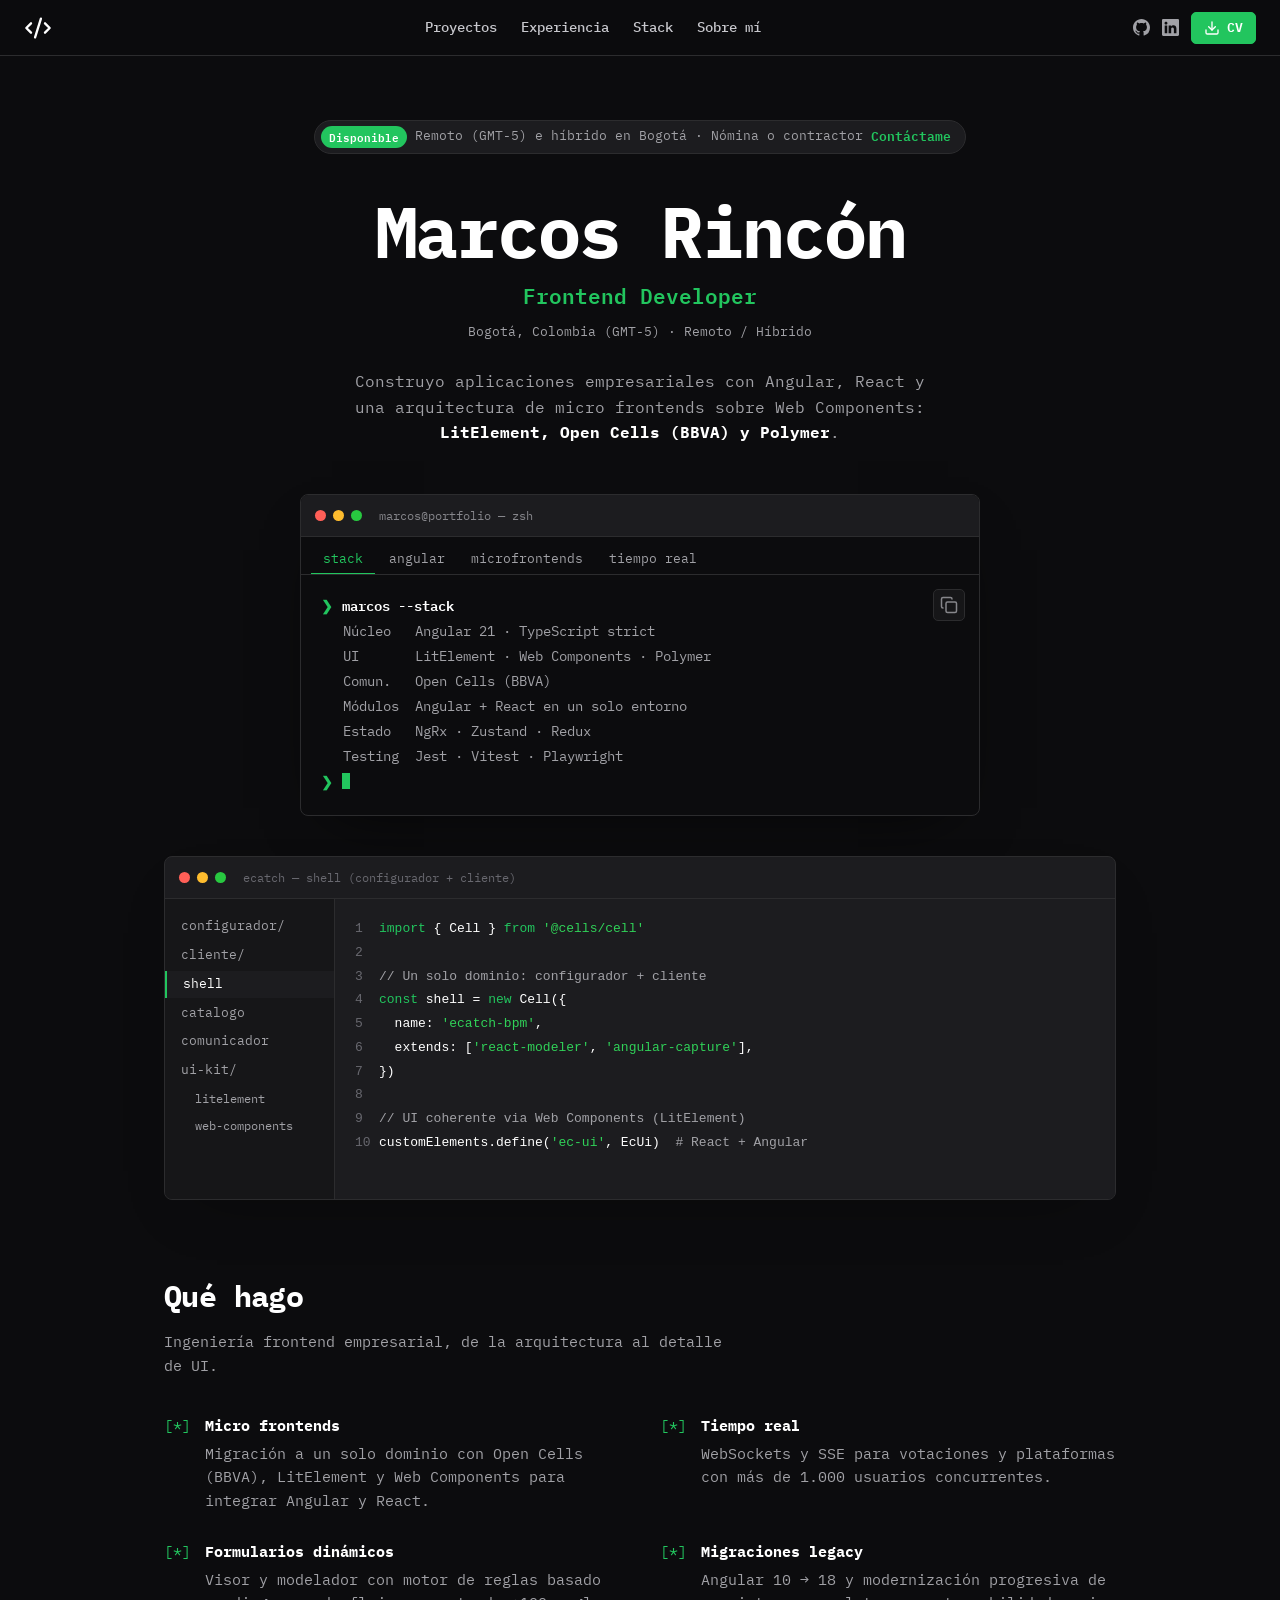
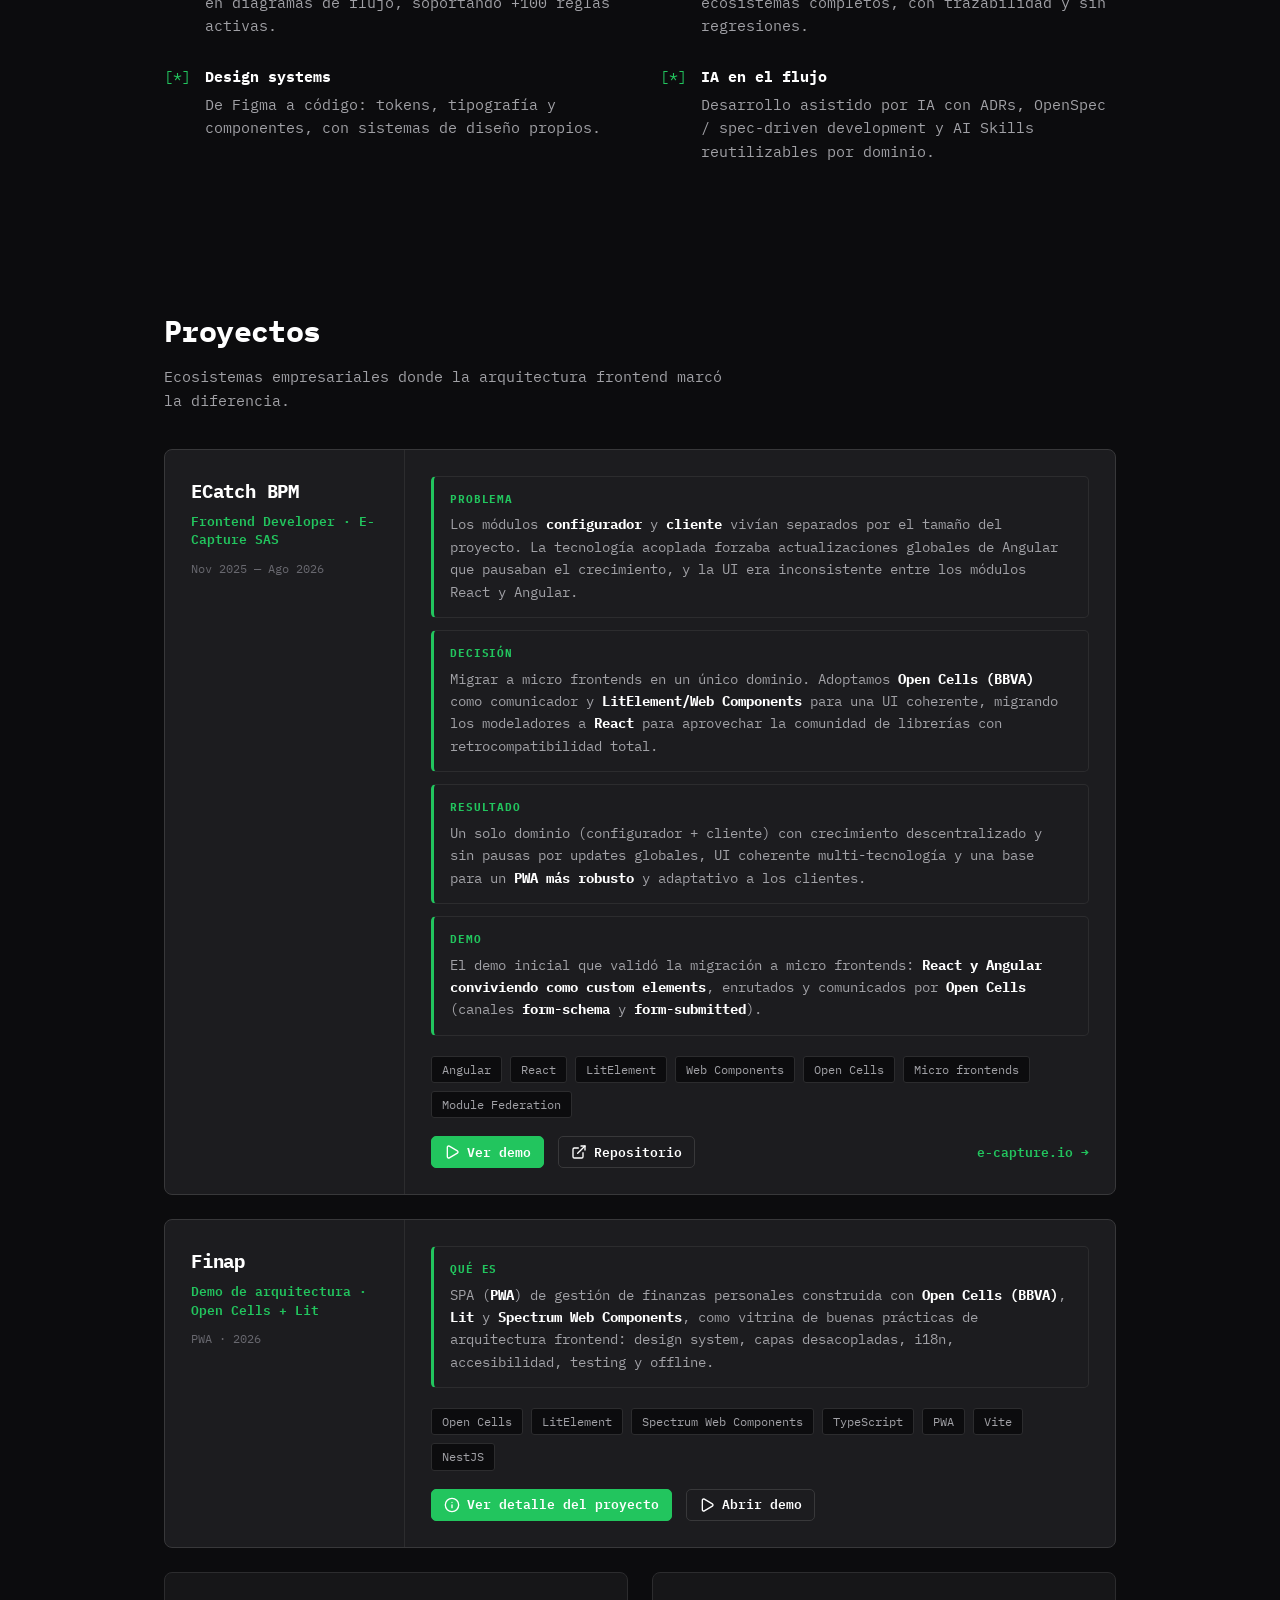
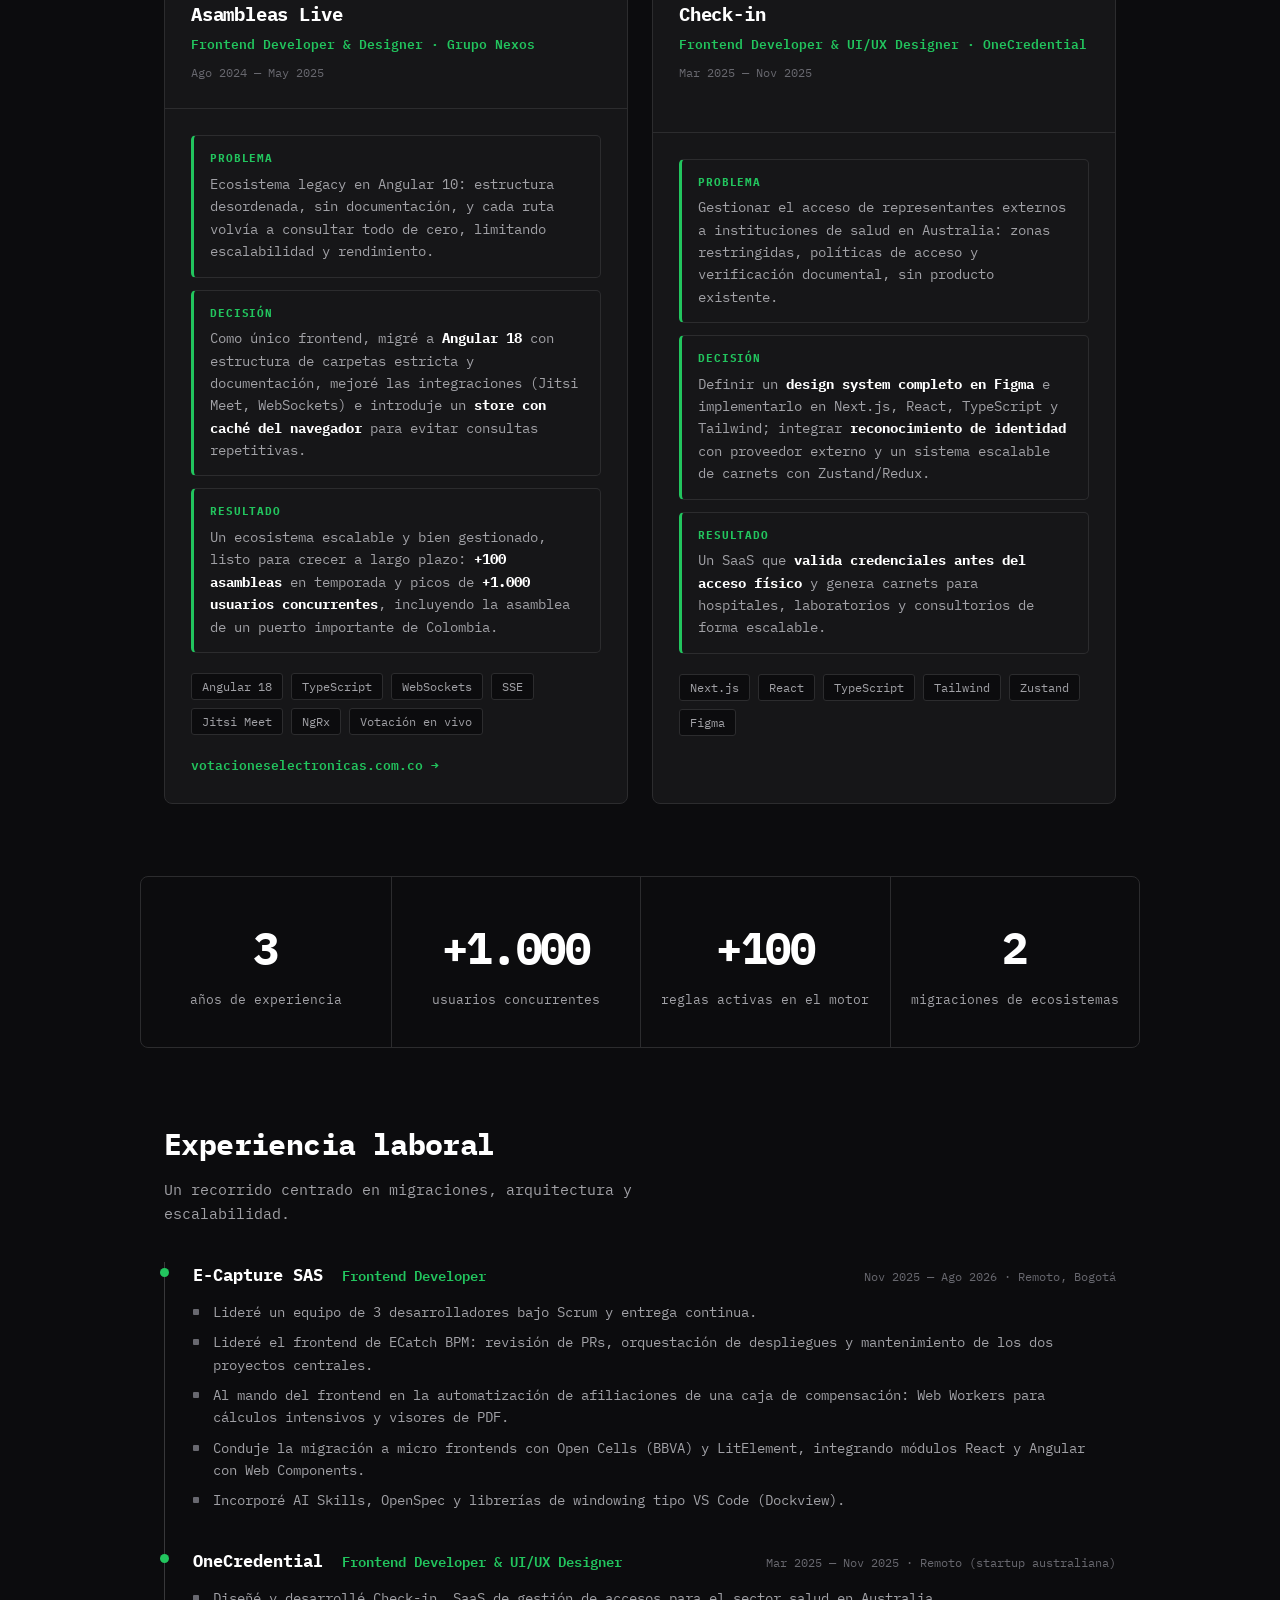
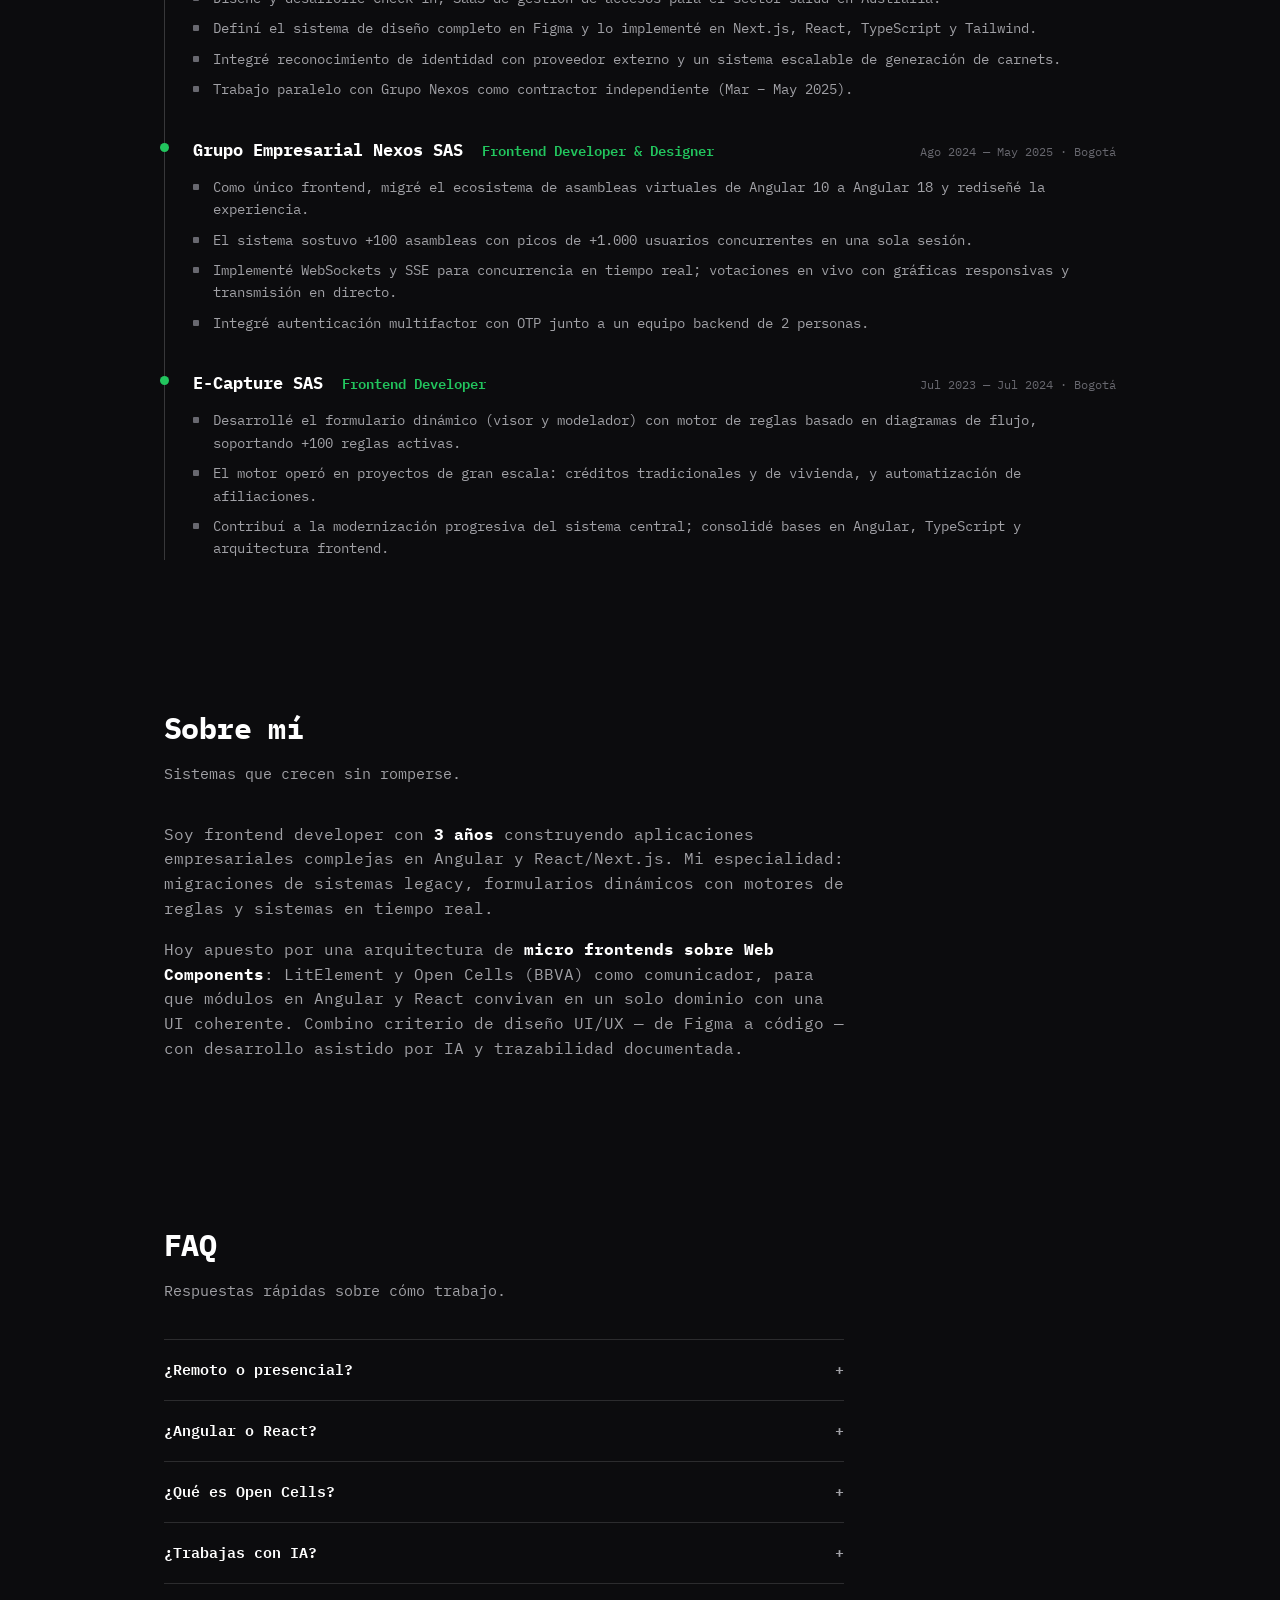
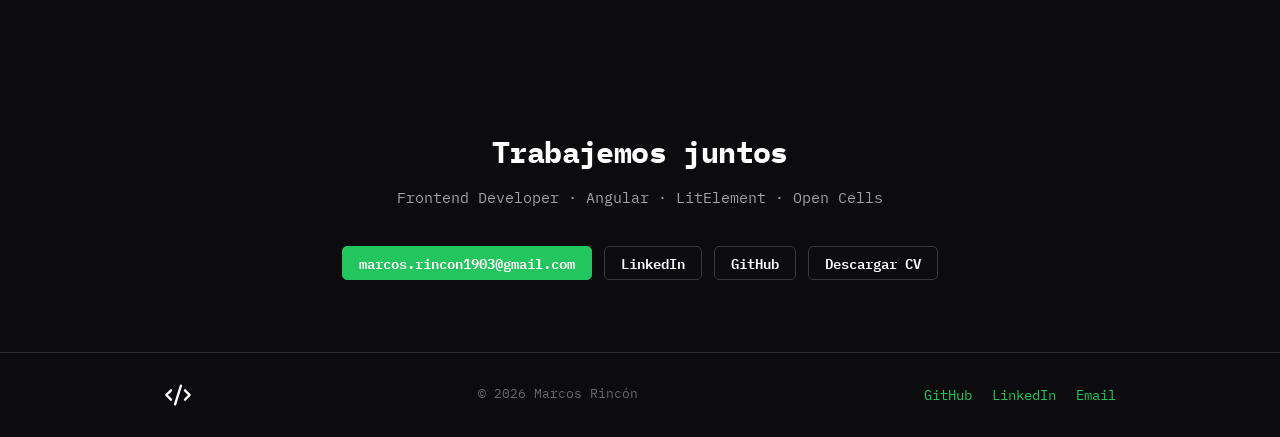
<file: index.html>
<!doctype html>
<html lang="es" data-theme="dark">
  <head>
    <meta charset="UTF-8" />
    <meta name="viewport" content="width=device-width, initial-scale=1.0" />
    <title>Marcos Rincón — Frontend Developer</title>
    <meta
      name="description"
      content="Portafolio de Marcos Rincón: frontend developer especializado en Angular, React, LitElement, Web Components y micro frontends con Open Cells (BBVA)."
    />
    <link rel="preconnect" href="https://fonts.googleapis.com" />
    <link rel="preconnect" href="https://fonts.gstatic.com" crossorigin />
    <link
      href="https://fonts.googleapis.com/css2?family=IBM+Plex+Mono:ital,wght@0,400;0,500;0,600;0,700;1,400&display=swap"
      rel="stylesheet"
    />
    <script type="module" crossorigin src="./assets/index-DKSywgfg.js"></script>
    <link rel="stylesheet" crossorigin href="./assets/index-5sf13oo8.css">
  </head>
  <body>
    <header class="top">
      <a class="logo" href="#top">
        <i data-lucide="code-2"></i>
      </a>
      <nav class="nav" aria-label="Principal">
        <a href="#proyectos">Proyectos</a>
        <a href="#experiencia">Experiencia</a>
        <a href="#que-hago">Stack</a>
        <a href="#sobre-mi">Sobre m&iacute;</a>
      </nav>
      <div class="top-actions">
        <a class="gh-link" href="https://github.com/AlexisMarc" target="_blank" rel="noopener" aria-label="GitHub">
          <svg viewBox="0 0 16 16" width="17" height="17" fill="currentColor" aria-hidden="true">
            <path d="M8 0C3.58 0 0 3.58 0 8c0 3.54 2.29 6.53 5.47 7.59.4.07.55-.17.55-.38 0-.19-.01-.82-.01-1.49-2.01.37-2.53-.49-2.69-.94-.09-.23-.48-.94-.82-1.13-.28-.15-.68-.52-.01-.53.63-.01 1.08.58 1.23.82.72 1.21 1.87.87 2.33.66.07-.52.28-.87.51-1.07-1.78-.2-3.64-.89-3.64-3.95 0-.87.31-1.59.82-2.15-.08-.2-.36-1.02.08-2.12 0 0 .67-.21 2.2.82.64-.18 1.32-.27 2-.27s1.36.09 2 .27c1.53-1.04 2.2-.82 2.2-.82.44 1.1.16 1.92.08 2.12.51.56.82 1.27.82 2.15 0 3.07-1.87 3.75-3.65 3.95.29.25.54.73.54 1.48 0 1.07-.01 1.93-.01 2.2 0 .21.15.46.55.38A8.01 8.01 0 0 0 16 8c0-4.42-3.58-8-8-8Z"/>
          </svg>
        </a>
        <a class="gh-link" href="https://www.linkedin.com/in/alexis-rincon-buitrago" target="_blank" rel="noopener" aria-label="LinkedIn">
          <svg viewBox="0 0 16 16" width="17" height="17" fill="currentColor" aria-hidden="true">
            <path d="M0 1.146C0 .513.526 0 1.175 0h13.65C15.474 0 16 .513 16 1.146v13.708c0 .633-.526 1.146-1.175 1.146H1.175C.526 16 0 15.487 0 14.854V1.146Zm4.943 12.248V6.169H2.542v7.225h2.401Zm-1.2-8.212c.837 0 1.358-.554 1.358-1.248-.015-.709-.52-1.248-1.342-1.248-.822 0-1.359.54-1.359 1.248 0 .694.521 1.248 1.327 1.248h.016Zm4.908 8.212V9.359c0-.216.016-.432.08-.586.173-.431.568-.878 1.232-.878.869 0 1.216.662 1.216 1.634v3.865h2.401V9.25c0-2.22-1.184-3.252-2.764-3.252-1.274 0-1.845.7-2.165 1.193v.025h-.016a5.54 5.54 0 0 1 .016-.025V6.169h-2.4c.03.678 0 7.225 0 7.225h2.4Z"/>
          </svg>
        </a>
        <a class="btn primary sm" href="/cv-marcos-rincon.pdf" download>
          <i data-lucide="download"></i>
          CV
        </a>
      </div>
    </header>

    <main id="top">
      <section class="hero">
        <div class="banner">
          <span class="badge">Disponible</span>
          <span>Remoto (GMT-5) e h&iacute;brido en Bogot&aacute; &middot; N&oacute;mina o contractor</span>
          <a href="#contacto">Cont&aacute;ctame</a>
        </div>

        <div class="hero-copy">
          <h1 class="hero-name">Marcos Rinc&oacute;n</h1>
          <p class="hero-role">Frontend Developer</p>
          <p class="hero-location">Bogot&aacute;, Colombia (GMT-5) &middot; Remoto / H&iacute;brido</p>
          <p class="hero-sub">
            Construyo aplicaciones empresariales con Angular, React y una arquitectura de micro frontends sobre
            Web Components: <strong>LitElement, Open Cells (BBVA) y Polymer</strong>.
          </p>
        </div>

        <div class="terminal" data-tabs>
          <div class="term-bar">
            <span class="dot r"></span><span class="dot y"></span><span class="dot g"></span>
            <span class="term-title">marcos@portfolio — zsh</span>
          </div>
          <div class="term-tabs" role="tablist" aria-label="Stack t&eacute;cnico">
            <button class="tab active" data-tab="stack" role="tab" aria-selected="true">stack</button>
            <button class="tab" data-tab="angular" role="tab" aria-selected="false">angular</button>
            <button class="tab" data-tab="microfrontends" role="tab" aria-selected="false">microfrontends</button>
            <button class="tab" data-tab="tiempo-real" role="tab" aria-selected="false">tiempo real</button>
          </div>
          <div class="term-panel" data-panel="stack">
            <button class="copy-btn" data-copy data-copy-target="stack" aria-label="Copiar">
              <i data-lucide="copy" class="copy-icon"></i>
              <i data-lucide="check" class="check-icon"></i>
            </button>
            <div class="term-content" id="code-stack">
              <div class="t-line"><span class="prompt">❯</span><span class="cmd">marcos --stack</span></div>
              <div class="t-line out">N&uacute;cleo&nbsp;&nbsp;&nbsp;Angular 21 · TypeScript strict</div>
              <div class="t-line out">UI&nbsp;&nbsp;&nbsp;&nbsp;&nbsp;&nbsp;&nbsp;LitElement · Web Components · Polymer</div>
              <div class="t-line out">Comun.&nbsp;&nbsp;&nbsp;Open Cells (BBVA)</div>
              <div class="t-line out">M&oacute;dulos&nbsp;&nbsp;Angular + React en un solo entorno</div>
              <div class="t-line out">Estado&nbsp;&nbsp;&nbsp;NgRx · Zustand · Redux</div>
              <div class="t-line out">Testing&nbsp;&nbsp;Jest · Vitest · Playwright</div>
              <div class="t-line"><span class="prompt">❯</span><span class="cursor"></span></div>
            </div>
          </div>
          <div class="term-panel" data-panel="angular" hidden>
            <button class="copy-btn" data-copy data-copy-target="angular" aria-label="Copiar">
              <i data-lucide="copy" class="copy-icon"></i>
              <i data-lucide="check" class="check-icon"></i>
            </button>
            <div class="term-content" id="code-angular">
              <div class="t-line"><span class="prompt">❯</span><span class="cmd">ng build --configuration production</span></div>
              <div class="t-line out">Signals · standalone · control flow</div>
              <div class="t-line out">Angular CDK · Material</div>
              <div class="t-line out">v17 → v21 · migraciones progresivas</div>
              <div class="t-line out">migraci&oacute;n: Angular 10 → 18 (legacy)</div>
              <div class="t-line"><span class="prompt">❯</span><span class="cursor"></span></div>
            </div>
          </div>
          <div class="term-panel" data-panel="microfrontends" hidden>
            <button class="copy-btn" data-copy data-copy-target="microfrontends" aria-label="Copiar">
              <i data-lucide="copy" class="copy-icon"></i>
              <i data-lucide="check" class="check-icon"></i>
            </button>
            <div class="term-content" id="code-microfrontends">
              <div class="t-line"><span class="prompt">❯</span><span class="cmd">open-cells init --shell configurador</span></div>
              <div class="t-line out">Un solo dominio: configurador + cliente</div>
              <div class="t-line out">UI coherente React + Angular v&iacute;a Web Components</div>
              <div class="t-line out">Module Federation: validado en demos</div>
              <div class="t-line out">Open Cells: comunicador en producci&oacute;n</div>
              <div class="t-line out">Crecimiento sin pausas por updates globales</div>
              <div class="t-line"><span class="prompt">❯</span><span class="cursor"></span></div>
            </div>
          </div>
          <div class="term-panel" data-panel="tiempo-real" hidden>
            <button class="copy-btn" data-copy data-copy-target="tiempo-real" aria-label="Copiar">
              <i data-lucide="copy" class="copy-icon"></i>
              <i data-lucide="check" class="check-icon"></i>
            </button>
            <div class="term-content" id="code-tiempo-real">
              <div class="t-line"><span class="prompt">❯</span><span class="cmd">ws connect wss://asambleas.live</span></div>
              <div class="t-line out">+1.000 usuarios concurrentes</div>
              <div class="t-line out">WebSockets · SSE · Jitsi Meet</div>
              <div class="t-line out">Votaci&oacute;n en vivo con gr&aacute;ficas</div>
              <div class="t-line out">Store + cach&eacute; del navegador</div>
              <div class="t-line"><span class="prompt">❯</span><span class="cursor"></span></div>
            </div>
          </div>
        </div>
      </section>

      <section class="window-section">
        <div class="window">
          <div class="window-bar">
            <span class="dot r"></span><span class="dot y"></span><span class="dot g"></span>
            <span class="window-title">ecatch — shell (configurador + cliente)</span>
          </div>
          <div class="window-body">
            <div class="editor-sidebar">
              <span class="file">configurador/</span>
              <span class="file">cliente/</span>
              <span class="file active">shell</span>
              <span class="file">catalogo</span>
              <span class="file">comunicador</span>
              <span class="file">ui-kit/</span>
              <span class="file sub">litelement</span>
              <span class="file sub">web-components</span>
            </div>
            <pre class="editor-code"><code><span class="ln">1</span><span class="kw">import</span> { Cell } <span class="kw">from</span> <span class="str">'@cells/cell'</span>
<span class="ln">2</span>
<span class="ln">3</span><span class="cm">// Un solo dominio: configurador + cliente</span>
<span class="ln">4</span><span class="kw">const</span> shell = <span class="kw">new</span> Cell({
<span class="ln">5</span>  name: <span class="str">'ecatch-bpm'</span>,
<span class="ln">6</span>  extends: [<span class="str">'react-modeler'</span>, <span class="str">'angular-capture'</span>],
<span class="ln">7</span>})
<span class="ln">8</span>
<span class="ln">9</span><span class="cm">// UI coherente via Web Components (LitElement)</span>
<span class="ln">10</span>customElements.define(<span class="str">'ec-ui'</span>, EcUi)  <span class="cm"># React + Angular</span></code></pre>
          </div>
        </div>
      </section>

      <section id="que-hago" class="section">
        <div class="section-title">
          <h3>Qu&eacute; hago</h3>
          <p>Ingenier&iacute;a frontend empresarial, de la arquitectura al detalle de UI.</p>
        </div>
        <ul class="feature-list">
          <li><span class="marker">[*]</span><div><strong>Micro frontends</strong> Migraci&oacute;n a un solo dominio con Open Cells (BBVA), LitElement y Web Components para integrar Angular y React.</div></li>
          <li><span class="marker">[*]</span><div><strong>Tiempo real</strong> WebSockets y SSE para votaciones y plataformas con m&aacute;s de 1.000 usuarios concurrentes.</div></li>
          <li><span class="marker">[*]</span><div><strong>Formularios din&aacute;micos</strong> Visor y modelador con motor de reglas basado en diagramas de flujo, soportando +100 reglas activas.</div></li>
          <li><span class="marker">[*]</span><div><strong>Migraciones legacy</strong> Angular 10 &rarr; 18 y modernizaci&oacute;n progresiva de ecosistemas completos, con trazabilidad y sin regresiones.</div></li>
          <li><span class="marker">[*]</span><div><strong>Design systems</strong> De Figma a c&oacute;digo: tokens, tipograf&iacute;a y componentes, con sistemas de dise&ntilde;o propios.</div></li>
          <li><span class="marker">[*]</span><div><strong>IA en el flujo</strong> Desarrollo asistido por IA con ADRs, OpenSpec / spec-driven development y AI Skills reutilizables por dominio.</div></li>
        </ul>
      </section>

      <section id="proyectos" class="section">
        <div class="section-title">
          <h3>Proyectos</h3>
          <p>Ecosistemas empresariales donde la arquitectura frontend marc&oacute; la diferencia.</p>
        </div>

        <div class="projects">
          <article class="project featured">
            <div class="project-meta">
              <div class="project-name">ECatch BPM</div>
              <div class="project-role">Frontend Developer &middot; E-Capture SAS</div>
              <div class="project-date">Nov 2025 &mdash; Ago 2026</div>
            </div>
            <div class="project-body">
              <div class="cs">
                <div class="cs-item">
                  <span class="cs-label">Problema</span>
                  <p>Los m&oacute;dulos <strong>configurador</strong> y <strong>cliente</strong> viv&iacute;an separados por el tama&ntilde;o del proyecto. La tecnolog&iacute;a acoplada forzaba actualizaciones globales de Angular que pausaban el crecimiento, y la UI era inconsistente entre los m&oacute;dulos React y Angular.</p>
                </div>
                <div class="cs-item">
                  <span class="cs-label">Decisi&oacute;n</span>
                  <p>Migrar a micro frontends en un &uacute;nico dominio. Adoptamos <strong>Open Cells (BBVA)</strong> como comunicador y <strong>LitElement/Web Components</strong> para una UI coherente, migrando los modeladores a <strong>React</strong> para aprovechar la comunidad de librer&iacute;as con retrocompatibilidad total.</p>
                </div>
                <div class="cs-item">
                  <span class="cs-label">Resultado</span>
                  <p>Un solo dominio (configurador + cliente) con crecimiento descentralizado y sin pausas por updates globales, UI coherente multi-tecnolog&iacute;a y una base para un <strong>PWA m&aacute;s robusto</strong> y adaptativo a los clientes.</p>
                </div>
                <div class="cs-item">
                  <span class="cs-label">Demo</span>
                  <p>El demo inicial que valid&oacute; la migraci&oacute;n a micro frontends: <strong>React y Angular conviviendo como custom elements</strong>, enrutados y comunicados por <strong>Open Cells</strong> (canales <strong>form-schema</strong> y <strong>form-submitted</strong>).</p>
                </div>
              </div>
              <div class="chips">
                <span>Angular</span><span>React</span><span>LitElement</span><span>Web Components</span>
                <span>Open Cells</span><span>Micro frontends</span><span>Module Federation</span>
              </div>
              <div class="demo-links">
                <a class="btn primary sm" href="https://cells-react-angular-demo.vercel.app/#!/preview" target="_blank" rel="noopener">
                  <i data-lucide="play"></i>
                  Ver demo
                </a>
                <a class="btn sm" href="https://github.com/AlexisMarc/cells-react-angular-demo" target="_blank" rel="noopener">
                  <i data-lucide="external-link"></i>
                  Repositorio
                </a>
                <a class="project-link" href="https://www.e-capture.io/" target="_blank" rel="noopener">e-capture.io <span class="arrow">&rarr;</span></a>
              </div>
            </div>
          </article>

          <article class="project featured">
            <div class="project-meta">
              <div class="project-name">Finap</div>
              <div class="project-role">Demo de arquitectura &middot; Open Cells + Lit</div>
              <div class="project-date">PWA &middot; 2026</div>
            </div>
            <div class="project-body">
              <div class="cs">
                <div class="cs-item">
                  <span class="cs-label">Qu&eacute; es</span>
                  <p>SPA (<strong>PWA</strong>) de gesti&oacute;n de finanzas personales construida con <strong>Open Cells (BBVA)</strong>, <strong>Lit</strong> y <strong>Spectrum Web Components</strong>, como vitrina de buenas pr&aacute;cticas de arquitectura frontend: design system, capas desacopladas, i18n, accesibilidad, testing y offline.</p>
                </div>
              </div>
              <div class="chips">
                <span>Open Cells</span><span>LitElement</span><span>Spectrum Web Components</span><span>TypeScript</span>
                <span>PWA</span><span>Vite</span><span>NestJS</span>
              </div>
              <div class="demo-links">
                <a class="btn primary sm" href="#finap">
                  <i data-lucide="info"></i>
                  Ver detalle del proyecto
                </a>
                <a class="btn sm" href="https://finap-lake.vercel.app" target="_blank" rel="noopener">
                  <i data-lucide="play"></i>
                  Abrir demo
                </a>
              </div>
            </div>
          </article>

          <div class="projects-grid">
            <article class="project">
              <div class="project-meta">
                <div class="project-name">Asambleas Live</div>
                <div class="project-role">Frontend Developer &amp; Designer &middot; Grupo Nexos</div>
                <div class="project-date">Ago 2024 &mdash; May 2025</div>
              </div>
              <div class="project-body">
                <div class="cs">
                  <div class="cs-item">
                    <span class="cs-label">Problema</span>
                    <p>Ecosistema legacy en Angular 10: estructura desordenada, sin documentaci&oacute;n, y cada ruta volv&iacute;a a consultar todo de cero, limitando escalabilidad y rendimiento.</p>
                  </div>
                  <div class="cs-item">
                    <span class="cs-label">Decisi&oacute;n</span>
                    <p>Como &uacute;nico frontend, migr&eacute; a <strong>Angular 18</strong> con estructura de carpetas estricta y documentaci&oacute;n, mejor&eacute; las integraciones (Jitsi Meet, WebSockets) e introduje un <strong>store con cach&eacute; del navegador</strong> para evitar consultas repetitivas.</p>
                  </div>
                  <div class="cs-item">
                    <span class="cs-label">Resultado</span>
                    <p>Un ecosistema escalable y bien gestionado, listo para crecer a largo plazo: <strong>+100 asambleas</strong> en temporada y picos de <strong>+1.000 usuarios concurrentes</strong>, incluyendo la asamblea de un puerto importante de Colombia.</p>
                  </div>
                </div>
                <div class="chips">
                  <span>Angular 18</span><span>TypeScript</span><span>WebSockets</span><span>SSE</span>
                  <span>Jitsi Meet</span><span>NgRx</span><span>Votaci&oacute;n en vivo</span>
                </div>
                <a class="project-link" href="https://votacioneselectronicas.com.co/" target="_blank" rel="noopener">votacioneselectronicas.com.co <span class="arrow">&rarr;</span></a>
              </div>
            </article>

            <article class="project">
              <div class="project-meta">
                <div class="project-name">Check-in</div>
                <div class="project-role">Frontend Developer &amp; UI/UX Designer &middot; OneCredential</div>
                <div class="project-date">Mar 2025 &mdash; Nov 2025</div>
              </div>
              <div class="project-body">
                <div class="cs">
                  <div class="cs-item">
                    <span class="cs-label">Problema</span>
                    <p>Gestionar el acceso de representantes externos a instituciones de salud en Australia: zonas restringidas, pol&iacute;ticas de acceso y verificaci&oacute;n documental, sin producto existente.</p>
                  </div>
                  <div class="cs-item">
                    <span class="cs-label">Decisi&oacute;n</span>
                    <p>Definir un <strong>design system completo en Figma</strong> e implementarlo en Next.js, React, TypeScript y Tailwind; integrar <strong>reconocimiento de identidad</strong> con proveedor externo y un sistema escalable de carnets con Zustand/Redux.</p>
                  </div>
                  <div class="cs-item">
                    <span class="cs-label">Resultado</span>
                    <p>Un SaaS que <strong>valida credenciales antes del acceso f&iacute;sico</strong> y genera carnets para hospitales, laboratorios y consultorios de forma escalable.</p>
                  </div>
                </div>
                <div class="chips">
                  <span>Next.js</span><span>React</span><span>TypeScript</span><span>Tailwind</span>
                  <span>Zustand</span><span>Figma</span>
                </div>
              </div>
            </article>
          </div>
        </div>
      </section>

      <section class="section stats">
        <div class="stat">
          <span class="stat-num">3</span>
          <span class="stat-label">a&ntilde;os de experiencia</span>
        </div>
        <div class="stat">
          <span class="stat-num">+1.000</span>
          <span class="stat-label">usuarios concurrentes</span>
        </div>
        <div class="stat">
          <span class="stat-num">+100</span>
          <span class="stat-label">reglas activas en el motor</span>
        </div>
        <div class="stat">
          <span class="stat-num">2</span>
          <span class="stat-label">migraciones de ecosistemas</span>
        </div>
      </section>

      <section id="experiencia" class="section">
        <div class="section-title">
          <h3>Experiencia laboral</h3>
          <p>Un recorrido centrado en migraciones, arquitectura y escalabilidad.</p>
        </div>

        <div class="timeline">
          <div class="job">
            <div class="job-head">
              <div>
                <span class="job-company">E-Capture SAS</span>
                <span class="job-role">Frontend Developer</span>
              </div>
              <span class="job-date">Nov 2025 &mdash; Ago 2026 &middot; Remoto, Bogot&aacute;</span>
            </div>
            <ul class="job-bullets">
              <li>Lider&eacute; un equipo de 3 desarrolladores bajo Scrum y entrega continua.</li>
              <li>Lider&eacute; el frontend de ECatch BPM: revisi&oacute;n de PRs, orquestaci&oacute;n de despliegues y mantenimiento de los dos proyectos centrales.</li>
              <li>Al mando del frontend en la automatizaci&oacute;n de afiliaciones de una caja de compensaci&oacute;n: Web Workers para c&aacute;lculos intensivos y visores de PDF.</li>
              <li>Conduje la migraci&oacute;n a micro frontends con Open Cells (BBVA) y LitElement, integrando m&oacute;dulos React y Angular con Web Components.</li>
              <li>Incorpor&eacute; AI Skills, OpenSpec y librer&iacute;as de windowing tipo VS Code (Dockview).</li>
            </ul>
          </div>

          <div class="job">
            <div class="job-head">
              <div>
                <span class="job-company">OneCredential</span>
                <span class="job-role">Frontend Developer &amp; UI/UX Designer</span>
              </div>
              <span class="job-date">Mar 2025 &mdash; Nov 2025 &middot; Remoto (startup australiana)</span>
            </div>
            <ul class="job-bullets">
              <li>Dise&ntilde;&eacute; y desarroll&eacute; Check-in, SaaS de gesti&oacute;n de accesos para el sector salud en Australia.</li>
              <li>Defin&iacute; el sistema de dise&ntilde;o completo en Figma y lo implement&eacute; en Next.js, React, TypeScript y Tailwind.</li>
              <li>Integr&eacute; reconocimiento de identidad con proveedor externo y un sistema escalable de generaci&oacute;n de carnets.</li>
              <li>Trabajo paralelo con Grupo Nexos como contractor independiente (Mar &ndash; May 2025).</li>
            </ul>
          </div>

          <div class="job">
            <div class="job-head">
              <div>
                <span class="job-company">Grupo Empresarial Nexos SAS</span>
                <span class="job-role">Frontend Developer &amp; Designer</span>
              </div>
              <span class="job-date">Ago 2024 &mdash; May 2025 &middot; Bogot&aacute;</span>
            </div>
            <ul class="job-bullets">
              <li>Como &uacute;nico frontend, migr&eacute; el ecosistema de asambleas virtuales de Angular 10 a Angular 18 y redise&ntilde;&eacute; la experiencia.</li>
              <li>El sistema sostuvo +100 asambleas con picos de +1.000 usuarios concurrentes en una sola sesi&oacute;n.</li>
              <li>Implement&eacute; WebSockets y SSE para concurrencia en tiempo real; votaciones en vivo con gr&aacute;ficas responsivas y transmisi&oacute;n en directo.</li>
              <li>Integr&eacute; autenticaci&oacute;n multifactor con OTP junto a un equipo backend de 2 personas.</li>
            </ul>
          </div>

          <div class="job">
            <div class="job-head">
              <div>
                <span class="job-company">E-Capture SAS</span>
                <span class="job-role">Frontend Developer</span>
              </div>
              <span class="job-date">Jul 2023 &mdash; Jul 2024 &middot; Bogot&aacute;</span>
            </div>
            <ul class="job-bullets">
              <li>Desarroll&eacute; el formulario din&aacute;mico (visor y modelador) con motor de reglas basado en diagramas de flujo, soportando +100 reglas activas.</li>
              <li>El motor oper&oacute; en proyectos de gran escala: cr&eacute;ditos tradicionales y de vivienda, y automatizaci&oacute;n de afiliaciones.</li>
              <li>Contribu&iacute; a la modernizaci&oacute;n progresiva del sistema central; consolid&eacute; bases en Angular, TypeScript y arquitectura frontend.</li>
            </ul>
          </div>
        </div>
      </section>

      <section id="sobre-mi" class="section">
        <div class="section-title">
          <h3>Sobre m&iacute;</h3>
          <p>Sistemas que crecen sin romperse.</p>
        </div>
        <div class="about-text">
          <p>
            Soy frontend developer con <strong>3 a&ntilde;os</strong> construyendo aplicaciones empresariales complejas en
            Angular y React/Next.js. Mi especialidad:
            migraciones de sistemas legacy, formularios din&aacute;micos con motores de reglas y sistemas en tiempo real.
          </p>
          <p>
            Hoy apuesto por una arquitectura de <strong>micro frontends sobre Web Components</strong>: LitElement y Open
            Cells (BBVA) como comunicador, para que m&oacute;dulos en Angular y React convivan en un solo dominio con una
            UI coherente. Combino criterio de dise&ntilde;o UI/UX &mdash; de Figma a c&oacute;digo &mdash; con desarrollo asistido
            por IA y trazabilidad documentada.
          </p>
        </div>
      </section>

      <section id="faq" class="section">
        <div class="section-title">
          <h3>FAQ</h3>
          <p>Respuestas r&aacute;pidas sobre c&oacute;mo trabajo.</p>
        </div>
        <div class="faq">
          <details>
            <summary>&iquest;Remoto o presencial?</summary>
            <p>Disponible para remoto (GMT-5) e h&iacute;brido en Bogot&aacute;, como n&oacute;mina o contractor.</p>
          </details>
          <details>
            <summary>&iquest;Angular o React?</summary>
            <p>Ambos. N&uacute;cleo en Angular (v17&ndash;v21) y s&oacute;lido en React/Next.js, con un enfoque fuerte en Web Components para integrarlos.</p>
          </details>
          <details>
            <summary>&iquest;Qu&eacute; es Open Cells?</summary>
            <p>El framework de micro frontends de BBVA basado en Web Components, que uso como comunicador entre m&oacute;dulos y componentes.</p>
          </details>
          <details>
            <summary>&iquest;Trabajas con IA?</summary>
            <p>S&iacute;. Integro desarrollo asistido por IA con trazabilidad: ADRs, OpenSpec / spec-driven development y AI Skills reutilizables por dominio.</p>
          </details>
        </div>
      </section>

      <section id="contacto" class="section">
        <div class="section-title center">
          <h3>Trabajemos juntos</h3>
          <p>Frontend Developer &middot; Angular &middot; LitElement &middot; Open Cells</p>
        </div>
        <div class="contact-actions">
          <a class="btn primary" href="mailto:marcos.rincon1903@gmail.com">marcos.rincon1903@gmail.com</a>
          <a class="btn" href="https://www.linkedin.com/in/alexis-rincon-buitrago" target="_blank" rel="noopener">LinkedIn</a>
          <a class="btn" href="https://github.com/AlexisMarc" target="_blank" rel="noopener">GitHub</a>
          <a class="btn" href="/cv-marcos-rincon.pdf" download>Descargar CV</a>
        </div>
      </section>
    </main>

    <footer class="footer">
      <div class="footer-inner">
        <a class="logo" href="#top">
          <i data-lucide="code-2"></i>
        </a>
        <p>&copy; 2026 Marcos Rinc&oacute;n</p>
        <div class="footer-links">
          <a href="https://github.com/AlexisMarc" target="_blank" rel="noopener">GitHub</a>
          <a href="https://www.linkedin.com/in/alexis-rincon-buitrago" target="_blank" rel="noopener">LinkedIn</a>
          <a href="mailto:marcos.rincon1903@gmail.com">Email</a>
        </div>
      </div>
    </footer>

    <div class="modal" id="finap-modal" hidden>
      <div class="modal-backdrop" data-close-modal></div>
      <div class="modal-dialog" role="dialog" aria-modal="true" aria-labelledby="finap-modal-title">
        <button class="modal-close" data-close-modal aria-label="Cerrar">
          <i data-lucide="x"></i>
        </button>
        <div class="modal-content">
          <div class="modal-head">
            <span class="modal-kicker">Proyecto destacado</span>
            <h3 class="modal-title" id="finap-modal-title">Finap</h3>
            <p class="modal-subtitle">Gestor de finanzas personales &middot; SPA (PWA) con Open Cells (BBVA)</p>
          </div>

          <div class="cs">
            <div class="cs-item">
              <span class="cs-label">Qu&eacute; hace</span>
              <p>Finap es un gestor de finanzas personales <strong>instalable y offline</strong>: landing de producto, autenticaci&oacute;n con sesi&oacute;n persistida, dashboard (balance, estad&iacute;sticas del mes, gastos por categor&iacute;a y deudas), movimientos paginados con filtros/b&uacute;squeda/orden, CRUD de transacciones, categor&iacute;as y presupuestos con progreso, deudas con registro de pagos, an&aacute;lisis con gr&aacute;ficas (Chart.js), asistente IA, y ajustes de tema, idioma (es/en) y moneda.</p>
            </div>
            <div class="cs-item">
              <span class="cs-label">Stack</span>
              <p><strong>Open Cells (BBVA)</strong> &mdash; <code>@open-cells/core</code> &middot; <strong>Lit 3</strong> (Web Components) &middot; <strong>Spectrum Web Components (Adobe)</strong> &middot; <strong>TypeScript</strong> estricto &middot; <strong>Vite</strong> &middot; canales de Open Cells (RxJS) &middot; <strong>PWA</strong> con <code>vite-plugin-pwa</code> (Workbox) &middot; Vitest + Playwright &middot; backend <strong>NestJS + Prisma + Neon PostgreSQL</strong>.</p>
            </div>
            <div class="cs-item">
              <span class="cs-label">Uso de Open Cells</span>
              <p><code>startApp</code> con <code>mainNode</code> y <strong>rutas declarativas</strong> (<code>name</code>, <code>path</code>, <code>component</code>, <code>action</code> &rarr; import perezoso); <strong>interceptor/guard</strong> en <code>appConfig</code> que protege rutas y redirige a login; routing por <strong>history API</strong> (URLs limpias); <strong>canales (RxJS)</strong> + propiedades reactivas de Lit; y capa de datos desacoplada en <code>src/services/</code> (&uacute;nica puerta a la red).</p>
            </div>
            <div class="cs-item">
              <span class="cs-label">PWA y responsividad</span>
              <p><strong>Instalable</strong>, funciona <strong>sin conexi&oacute;n</strong> y sincroniza al reconectar (cach&eacute; + background sync). Interfaz <strong>mobile-first y responsive</strong>, validada con tests e2e (Playwright) en proyectos <strong>desktop y m&oacute;vil</strong>.</p>
            </div>
          </div>

          <div class="chips">
            <span>Open Cells</span><span>LitElement</span><span>Spectrum Web Components</span><span>TypeScript</span>
            <span>PWA</span><span>Responsive</span><span>RxJS</span><span>Vite</span><span>NestJS</span>
          </div>

          <div class="cred-box">
            <span class="cs-label">Credenciales de acceso</span>
            <div class="cred-row">
              <code id="cred-user">marcos@finap.app</code>
              <code id="cred-pass">secret123</code>
              <button class="btn sm" type="button" data-copy-cred aria-label="Copiar credenciales">
                <i data-lucide="copy" class="copy-icon"></i>
                <i data-lucide="check" class="check-icon"></i>
                Copiar
              </button>
            </div>
          </div>

          <div class="demo-links modal-actions">
            <a class="btn primary sm" href="https://finap-lake.vercel.app" target="_blank" rel="noopener">
              <i data-lucide="play"></i>
              Abrir demo
            </a>
            <a class="btn sm" href="https://github.com/AlexisMarc/finap" target="_blank" rel="noopener">
              <i data-lucide="external-link"></i>
              Frontend
            </a>
            <a class="btn sm" href="https://github.com/AlexisMarc/finap-service" target="_blank" rel="noopener">
              <i data-lucide="external-link"></i>
              Backend
            </a>
          </div>
        </div>
      </div>
    </div>
  </body>
</html>
</file>
<file: assets/index-5sf13oo8.css>
:root{--color-bg: #ffffff;--color-bg-surface: #f5f5f7;--color-bg-elevated: #ffffff;--color-text: #1d1d1f;--color-text-secondary: #424245;--color-text-muted: #6e6e73;--color-text-disabled: #86868b;--color-accent: #22c55e;--color-accent-hover: #16a34a;--color-accent-active: #15803d;--color-success: #30d158;--color-warning: #ff9f0a;--color-danger: #ff3b30;--color-border: #d2d2d7;--color-border-muted: #e5e5ea;--font-mono: "Berkeley Mono", "IBM Plex Mono", ui-monospace, SFMono-Regular, Menlo, Monaco, Consolas, "Liberation Mono", "Courier New", monospace;--font-sans: var(--font-mono);--radius-sm: 3px;--radius-md: 5px;--radius-lg: 8px}[data-theme=dark]{--color-bg: #0c0c0e;--color-bg-surface: #161618;--color-bg-elevated: #1c1c1f;--color-text: #ffffff;--color-text-secondary: #c7c7cc;--color-text-muted: #a1a1a6;--color-text-disabled: #68686f;--color-accent: #22c55e;--color-accent-hover: #16a34a;--color-accent-active: #15803d;--color-border: #38383a;--color-border-muted: #2c2c2e}*{box-sizing:border-box}html{scroll-behavior:smooth;scroll-padding-top:72px}body{margin:0;font-family:var(--font-sans);background:var(--color-bg);color:var(--color-text);font-size:15px;line-height:1.6;-webkit-font-smoothing:antialiased}h1,h2,h3,h4,h5,h6,p{overflow-wrap:break-word}a{color:var(--color-accent);text-decoration:none}a:hover{color:var(--color-accent-hover)}strong{color:var(--color-text)}::selection{background:#22c55e40}.top{position:sticky;top:0;z-index:50;display:flex;align-items:center;justify-content:space-between;gap:24px;height:56px;padding:0 24px;border-bottom:1px solid var(--color-border-muted);background:color-mix(in srgb,var(--color-bg) 82%,transparent);backdrop-filter:blur(14px);-webkit-backdrop-filter:blur(14px)}.logo{display:flex;align-items:center;color:var(--color-text)}.nav{display:flex;gap:24px;font-size:14px}.nav a{color:var(--color-text-secondary);font-weight:500}.nav a:hover{color:var(--color-text)}.top-actions{display:flex;align-items:center;gap:12px}.gh-link{display:flex;align-items:center;color:var(--color-text-muted)}.gh-link:hover{color:var(--color-text)}.btn{display:inline-flex;align-items:center;gap:7px;font-family:var(--font-sans);font-size:14px;font-weight:600;line-height:1;padding:9px 16px;border-radius:var(--radius-md);border:1px solid var(--color-border);background:transparent;color:var(--color-text);cursor:pointer;transition:background .15s ease,border-color .15s ease,color .15s ease}.btn:hover{border-color:var(--color-text-muted);color:var(--color-text)}.btn.primary{background:var(--color-accent);border-color:var(--color-accent);color:#fff}.btn.primary:hover{background:var(--color-accent-hover);border-color:var(--color-accent-hover);color:#fff}.btn.sm{padding:7px 12px;font-size:13px}.hero{max-width:1000px;margin:0 auto;padding:64px 24px 0;text-align:center}.banner{display:inline-flex;align-items:center;gap:8px;flex-wrap:wrap;justify-content:center;padding:5px 14px 5px 6px;font-size:13px;color:var(--color-text-muted);border:1px solid var(--color-border-muted);border-radius:999px;background:var(--color-bg-elevated)}.badge{background:var(--color-accent);color:#fff;font-size:11px;font-weight:600;padding:2px 8px;border-radius:999px}.banner a{font-weight:600}.hero-copy{margin:40px auto 0}.hero-name{font-size:clamp(2.6rem,7vw,4.5rem);line-height:1.05;letter-spacing:-.03em;font-weight:700;margin:0 0 10px}.hero-role{font-size:1.3rem;font-weight:600;color:var(--color-accent);margin:0 0 10px}.hero-location{font-family:var(--font-mono);font-size:13px;color:var(--color-text-muted);margin:0 0 26px}.hero-sub{max-width:600px;margin:0 auto;font-size:16px;color:var(--color-text-muted)}.terminal{max-width:680px;margin:48px auto 0;border:1px solid #2c2c2e;border-radius:var(--radius-lg);overflow:hidden;background:#0c0c0e;box-shadow:0 24px 60px -32px #000c;text-align:left}.term-bar{display:flex;align-items:center;gap:7px;padding:11px 14px;background:#1c1c1f;border-bottom:1px solid #2c2c2e}.term-title{margin-left:10px;font-family:var(--font-mono);font-size:12px;color:#86868b}.term-tabs{display:flex;gap:2px;padding:6px 10px 0;background:#0c0c0e;border-bottom:1px solid #2c2c2e;overflow-x:auto}.tab{font-family:var(--font-mono);font-size:12.5px;color:#a1a1a6;background:none;border:none;padding:7px 12px;cursor:pointer;border-bottom:2px solid transparent;margin-bottom:-1px;white-space:nowrap}.tab:hover{color:#e5e5e5}.tab.active{color:var(--color-accent);border-bottom-color:var(--color-accent)}.term-panel{position:relative}.copy-btn{position:absolute;top:14px;right:14px;display:flex;align-items:center;justify-content:center;width:32px;height:32px;border:1px solid #2c2c2e;border-radius:var(--radius-md);background:#161618;color:#86868b;cursor:pointer;z-index:1}.copy-btn:hover{color:#e5e5e5;border-color:#38383a}.copy-btn .check-icon,.copy-btn.copied .copy-icon{display:none}.copy-btn.copied .check-icon{display:block;color:var(--color-accent)}.logo svg{width:28px;height:28px}.gh-link svg{width:17px;height:17px}.btn svg{width:16px;height:16px}.copy-btn svg{width:18px;height:18px}.term-content{padding:18px 20px 20px;font-family:var(--font-mono);font-size:13.5px;line-height:1.85;color:#e5e5e5;min-height:190px;overflow-x:auto}.t-line{display:block;white-space:pre}.t-line.out{color:#a1a1a6;padding-left:22px}.prompt{color:var(--color-accent);font-weight:600;margin-right:9px}.cmd{color:#fff;font-weight:600}.cursor{display:inline-block;width:8px;height:16px;background:var(--color-accent);vertical-align:-2px;animation:blink 1s step-end infinite}@keyframes blink{0%,to{opacity:1}50%{opacity:0}}.window-section{max-width:1000px;margin:0 auto;padding:40px 24px 0}.window{border:1px solid var(--color-border-muted);border-radius:var(--radius-lg);overflow:hidden;background:var(--color-bg-elevated);box-shadow:0 24px 60px -32px #0006}.window-bar{display:flex;align-items:center;gap:7px;padding:11px 14px;border-bottom:1px solid var(--color-border-muted)}.dot{width:11px;height:11px;border-radius:50%}.dot.r{background:#ff5f57}.dot.y{background:#febc2e}.dot.g{background:#28c840}.window-title{margin-left:10px;font-family:var(--font-mono);font-size:12px;color:var(--color-text-disabled)}.window-body{display:grid;grid-template-columns:170px 1fr;min-height:300px}.editor-sidebar{display:flex;flex-direction:column;gap:2px;padding:14px 0;border-right:1px solid var(--color-border-muted);font-family:var(--font-mono);font-size:13px;background:var(--color-bg-surface)}.file{padding:3px 16px;color:var(--color-text-muted)}.file.active{background:var(--color-bg-elevated);color:var(--color-text);border-left:2px solid var(--color-accent)}.file.sub{padding-left:30px;font-size:12px}.editor-code{margin:0;padding:18px 20px;font-family:var(--font-mono);font-size:13px;line-height:1.75;overflow-x:auto;background:var(--color-bg-elevated)}.editor-code .ln{display:inline-block;width:24px;color:var(--color-text-disabled);-webkit-user-select:none;user-select:none}.editor-code .kw{color:var(--color-accent)}.editor-code .str{color:var(--color-success)}.editor-code .cm{color:var(--color-text-muted)}.section{max-width:1000px;margin:0 auto;padding:72px 24px}.section-title{margin-bottom:36px}.section-title h3{font-size:1.875rem;font-weight:700;letter-spacing:-.02em;margin:0 0 10px}.section-title p{margin:0;color:var(--color-text-muted);max-width:560px;font-size:15px}.section-title.center{text-align:center}.section-title.center p{margin:0 auto}.feature-list{list-style:none;margin:0;padding:0;display:grid;grid-template-columns:1fr 1fr;gap:28px 40px}.feature-list li{display:flex;gap:14px;font-size:14.5px;color:var(--color-text-muted)}.feature-list .marker{font-family:var(--font-mono);color:var(--color-accent);flex-shrink:0}.feature-list strong{display:block;font-size:15px;color:var(--color-text);margin-bottom:4px}.projects{display:flex;flex-direction:column;gap:24px}.project{border:1px solid var(--color-border-muted);border-radius:var(--radius-lg);background:var(--color-bg-surface);overflow:hidden;display:grid;grid-template-columns:240px 1fr}.project.featured{background:var(--color-bg-elevated);border-color:var(--color-border)}.project-meta{padding:26px;border-right:1px solid var(--color-border-muted)}.project-name{font-size:19px;font-weight:700;letter-spacing:-.01em;margin-bottom:6px}.project-role{font-size:13px;color:var(--color-accent);font-weight:600;line-height:1.4;margin-bottom:10px}.project-date{font-family:var(--font-mono);font-size:12px;color:var(--color-text-disabled)}.project-body{padding:26px}.project-body>p{margin:0 0 18px;color:var(--color-text-muted);font-size:14.5px}.cs{display:flex;flex-direction:column;gap:12px;margin-bottom:20px}.cs-item{padding:14px 16px;border:1px solid var(--color-border-muted);border-left:3px solid var(--color-accent);border-radius:var(--radius-md)}.cs-label{display:block;font-family:var(--font-mono);font-size:11px;font-weight:700;letter-spacing:.08em;text-transform:uppercase;color:var(--color-accent);margin-bottom:5px}.cs-item p{margin:0;font-size:14px;color:var(--color-text-muted)}.cs-item strong{color:var(--color-text)}.chips{display:flex;flex-wrap:wrap;gap:8px;margin-bottom:18px}.chips span{font-family:var(--font-mono);font-size:12px;color:var(--color-text-muted);background:var(--color-bg);border:1px solid var(--color-border-muted);border-radius:var(--radius-sm);padding:3px 10px}.project-link{font-family:var(--font-mono);font-size:13px;font-weight:600}.project-link .arrow{display:inline-block;transition:transform .15s ease}.project-link:hover .arrow{transform:translate(3px)}.demo-links{display:flex;align-items:center;flex-wrap:wrap;gap:14px}.demo-links .project-link{margin-left:auto}.projects-grid{display:grid;grid-template-columns:1fr 1fr;gap:24px}.projects-grid .project{grid-template-columns:1fr}.projects-grid .project-meta{border-right:none;border-bottom:1px solid var(--color-border-muted)}.stats{display:grid;grid-template-columns:repeat(4,1fr);border:1px solid var(--color-border-muted);border-radius:var(--radius-lg);overflow:hidden;padding:0}.stat{padding:36px 20px;text-align:center}.stat+.stat{border-left:1px solid var(--color-border-muted)}.stat-num{display:block;font-family:var(--font-mono);font-size:clamp(2rem,5vw,2.75rem);font-weight:700;letter-spacing:-.03em;color:var(--color-text)}.stat-label{display:block;font-size:13px;color:var(--color-text-muted);margin-top:6px}.timeline{display:flex;flex-direction:column}.job{position:relative;padding:0 0 36px 28px;border-left:1px solid var(--color-border)}.job:last-child{padding-bottom:0}.job:before{content:"";position:absolute;left:-5px;top:6px;width:9px;height:9px;background:var(--color-accent);border-radius:50%}.job-head{display:flex;align-items:baseline;justify-content:space-between;gap:16px;flex-wrap:wrap;margin-bottom:12px}.job-company{font-size:17px;font-weight:700}.job-role{font-size:14px;color:var(--color-accent);font-weight:600;margin-left:10px}.job-date{font-family:var(--font-mono);font-size:12px;color:var(--color-text-disabled)}.job-bullets{list-style:none;margin:0;padding:0;display:flex;flex-direction:column;gap:8px}.job-bullets li{padding-left:20px;position:relative;font-size:14px;color:var(--color-text-muted)}.job-bullets li:before{content:"";position:absolute;left:0;top:8px;width:6px;height:6px;background:var(--color-text-disabled);border-radius:1px}.about-text{max-width:680px}.about-text p{font-size:15.5px;color:var(--color-text-muted);margin:0 0 16px}.faq{max-width:680px;display:flex;flex-direction:column;border-top:1px solid var(--color-border-muted)}.faq details{border-bottom:1px solid var(--color-border-muted)}.faq summary{list-style:none;cursor:pointer;padding:18px 0;font-size:15px;font-weight:600;display:flex;align-items:center;justify-content:space-between;gap:16px}.faq summary::-webkit-details-marker{display:none}.faq summary:after{content:"+";font-family:var(--font-mono);color:var(--color-text-muted);transition:transform .2s ease}.faq details[open] summary:after{transform:rotate(45deg)}.faq details p{margin:0 0 18px;color:var(--color-text-muted);font-size:14.5px;max-width:600px}.contact-actions{display:flex;justify-content:center;gap:12px;flex-wrap:wrap}.footer{border-top:1px solid var(--color-border-muted)}.footer-inner{max-width:1000px;margin:0 auto;padding:28px 24px;display:flex;align-items:center;justify-content:space-between;gap:20px;flex-wrap:wrap}.footer p{margin:0;font-size:13px;color:var(--color-text-disabled)}.footer-links{display:flex;gap:20px;font-size:14px}.reveal{opacity:0;transform:translateY(14px);transition:opacity .5s ease,transform .5s ease}.reveal.revealed{opacity:1;transform:translateY(0)}.modal{position:fixed;inset:0;z-index:100;display:flex;align-items:center;justify-content:center;padding:24px}.modal[hidden]{display:none}.modal-backdrop{position:absolute;inset:0;background:#0000009e;backdrop-filter:blur(4px);-webkit-backdrop-filter:blur(4px)}.modal-dialog{position:relative;z-index:1;width:100%;max-width:720px;max-height:85vh;overflow-y:auto;background:var(--color-bg-elevated);border:1px solid var(--color-border);border-radius:var(--radius-lg);box-shadow:0 40px 90px -30px #000000b3}.modal-close{position:absolute;top:14px;right:14px;display:flex;align-items:center;justify-content:center;width:34px;height:34px;border:1px solid var(--color-border);border-radius:var(--radius-md);background:var(--color-bg-surface);color:var(--color-text-muted);cursor:pointer;z-index:2;transition:color .15s ease,border-color .15s ease}.modal-close:hover{color:var(--color-text);border-color:var(--color-text-muted)}.modal-close svg{width:18px;height:18px}.modal-content{padding:34px}.modal-head{margin-bottom:22px}.modal-kicker{display:block;font-family:var(--font-mono);font-size:11px;font-weight:700;letter-spacing:.08em;text-transform:uppercase;color:var(--color-accent);margin-bottom:8px}.modal-title{font-size:1.75rem;font-weight:700;letter-spacing:-.02em;margin:0 0 6px}.modal-subtitle{margin:0;font-size:14.5px;color:var(--color-text-muted)}.modal .cs{margin-bottom:18px}.modal .cs-item code{font-family:var(--font-mono);font-size:13px;color:var(--color-text)}.cred-box{margin:20px 0;padding:16px 18px;border:1px solid var(--color-border-muted);border-left:3px solid var(--color-accent);border-radius:var(--radius-md);background:var(--color-bg-surface)}.cred-row{display:flex;align-items:center;flex-wrap:wrap;gap:10px;margin-top:8px}.cred-row code{font-family:var(--font-mono);font-size:13px;color:var(--color-text);background:var(--color-bg);border:1px solid var(--color-border-muted);border-radius:var(--radius-sm);padding:5px 10px}.modal-actions{margin-top:20px}[data-copy-cred] .check-icon,[data-copy-cred].copied .copy-icon{display:none}[data-copy-cred].copied .check-icon{display:block;color:var(--color-accent)}[data-copy-cred] svg{width:15px;height:15px}body.modal-open{overflow:hidden}@media(max-width:860px){.nav{display:none}.feature-list,.project,.projects-grid{grid-template-columns:1fr}.project-meta{border-right:none;border-bottom:1px solid var(--color-border-muted)}.window-body{grid-template-columns:1fr}.editor-sidebar{flex-direction:row;overflow-x:auto;border-right:none;border-bottom:1px solid var(--color-border-muted)}.file.active{border-left:none;border-bottom:2px solid var(--color-accent)}.stats{grid-template-columns:1fr 1fr}.stat:nth-child(3){border-left:none}.stat:nth-child(n+3){border-top:1px solid var(--color-border-muted)}.hero{padding-top:40px}.modal{padding:16px}.modal-content{padding:24px}}
</file>
